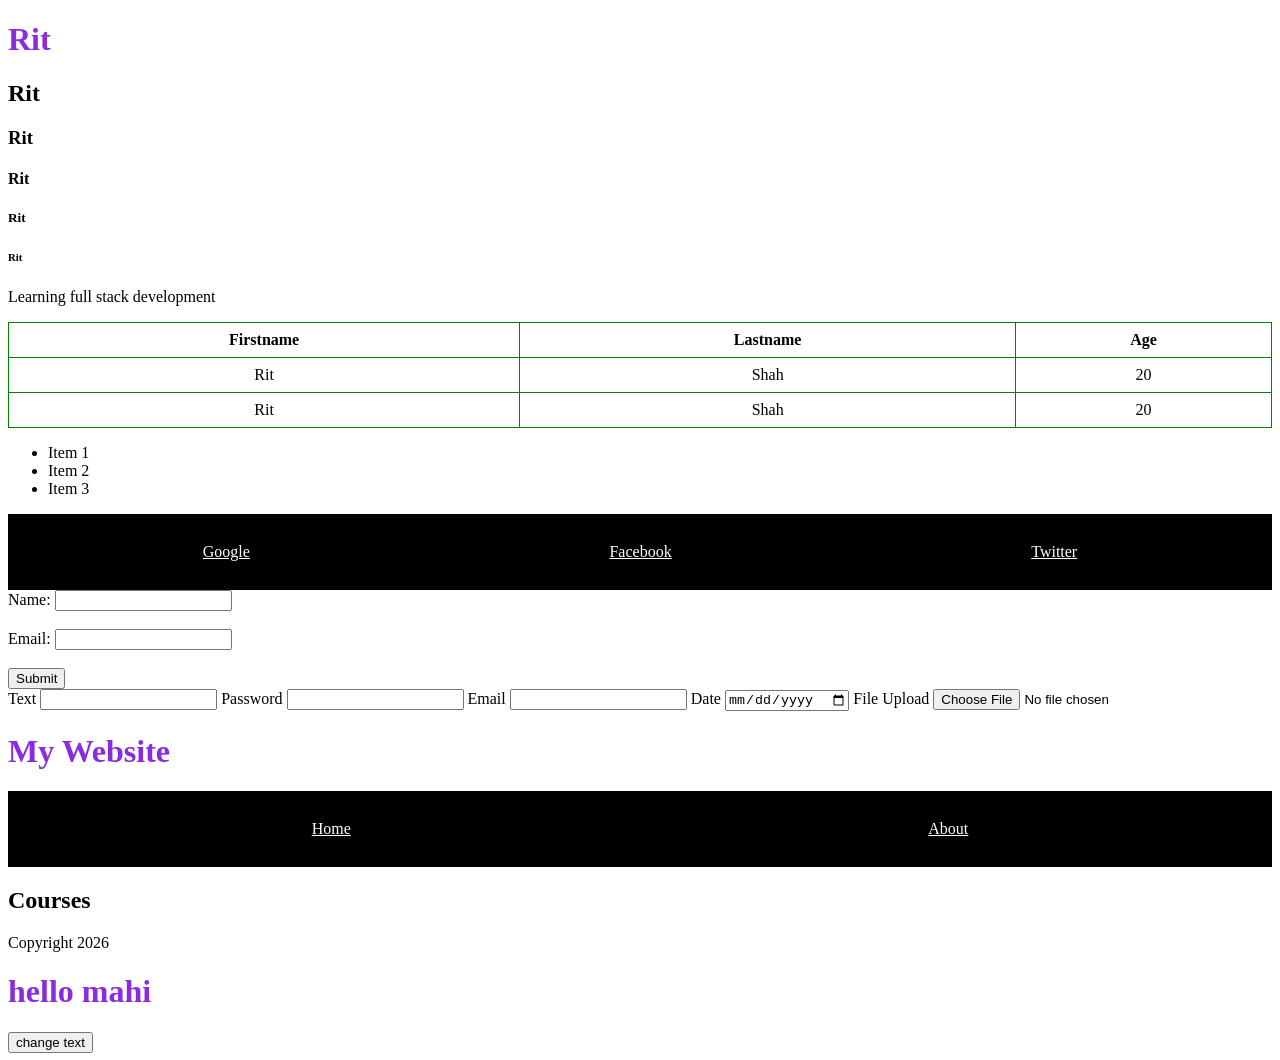
<file: day5/index.html>
<!DOCTYPE html>
<html lang="en">
<head>
    <meta charset="UTF-8">
    <meta name="viewport" content="width=device-width, initial-scale=1.0">
    <link rel="stylesheet" href="style.css">
    <title>rit</title>
</head>
<body>
    <h1>Rit</h1>
    <h2>Rit</h2>
    <h3>Rit</h3>
    <h4>Rit</h4>
    <h5>Rit</h5>
    <H6>Rit</H6>
    <p>Learning full stack development</p>
    <table border="1">
        <tr>
            <th>Firstname</th>
            <th>Lastname</th>
            <th>Age</th>
        </tr>
        <tr>
            <td>Rit</td>
            <td>Shah</td>
            <td>20</td>
        </tr>
        <tr>
            <td>Rit</td>
            <td>Shah</td>
            <td>20</td>
        </tr>
    </table>
    <ul>
        <li>Item 1</li>
        <li>Item 2</li>
        <li>Item 3</li>
    </ul>
    <nav>
        <a href="https://www.google.com">Google</a>
        <a href="https://www.facebook.com">Facebook</a>
        <a href="https://www.twitter.com">Twitter</a>
    </nav>


    <form action="/submit" method="post">
        <label for="name">Name:</label>
        <input type="text" id="name" name="name" required><br><br>
        <label for="email">Email:</label>
        <input type="email" id="email" name="email" required><br><br>
        <input type="submit" value="Submit">
    </form>


    <div >Text
<input type="text">
Password
<input type="password">
Email
<input type="email">
Date
<input type="date">
File Upload
<input type="file"></div>


<div>
<header><h1>My Website</h1></header>

<nav>
<a href="#">Home</a>
<a href="#">About</a>
</nav>

<section>
<h2>Courses</h2>
</section>

<footer>
Copyright 2026
</footer>

</div>

<h1 id="title">hello mahi </h1>
<button id="btn">change text</button>

</body>
</html>
</file>
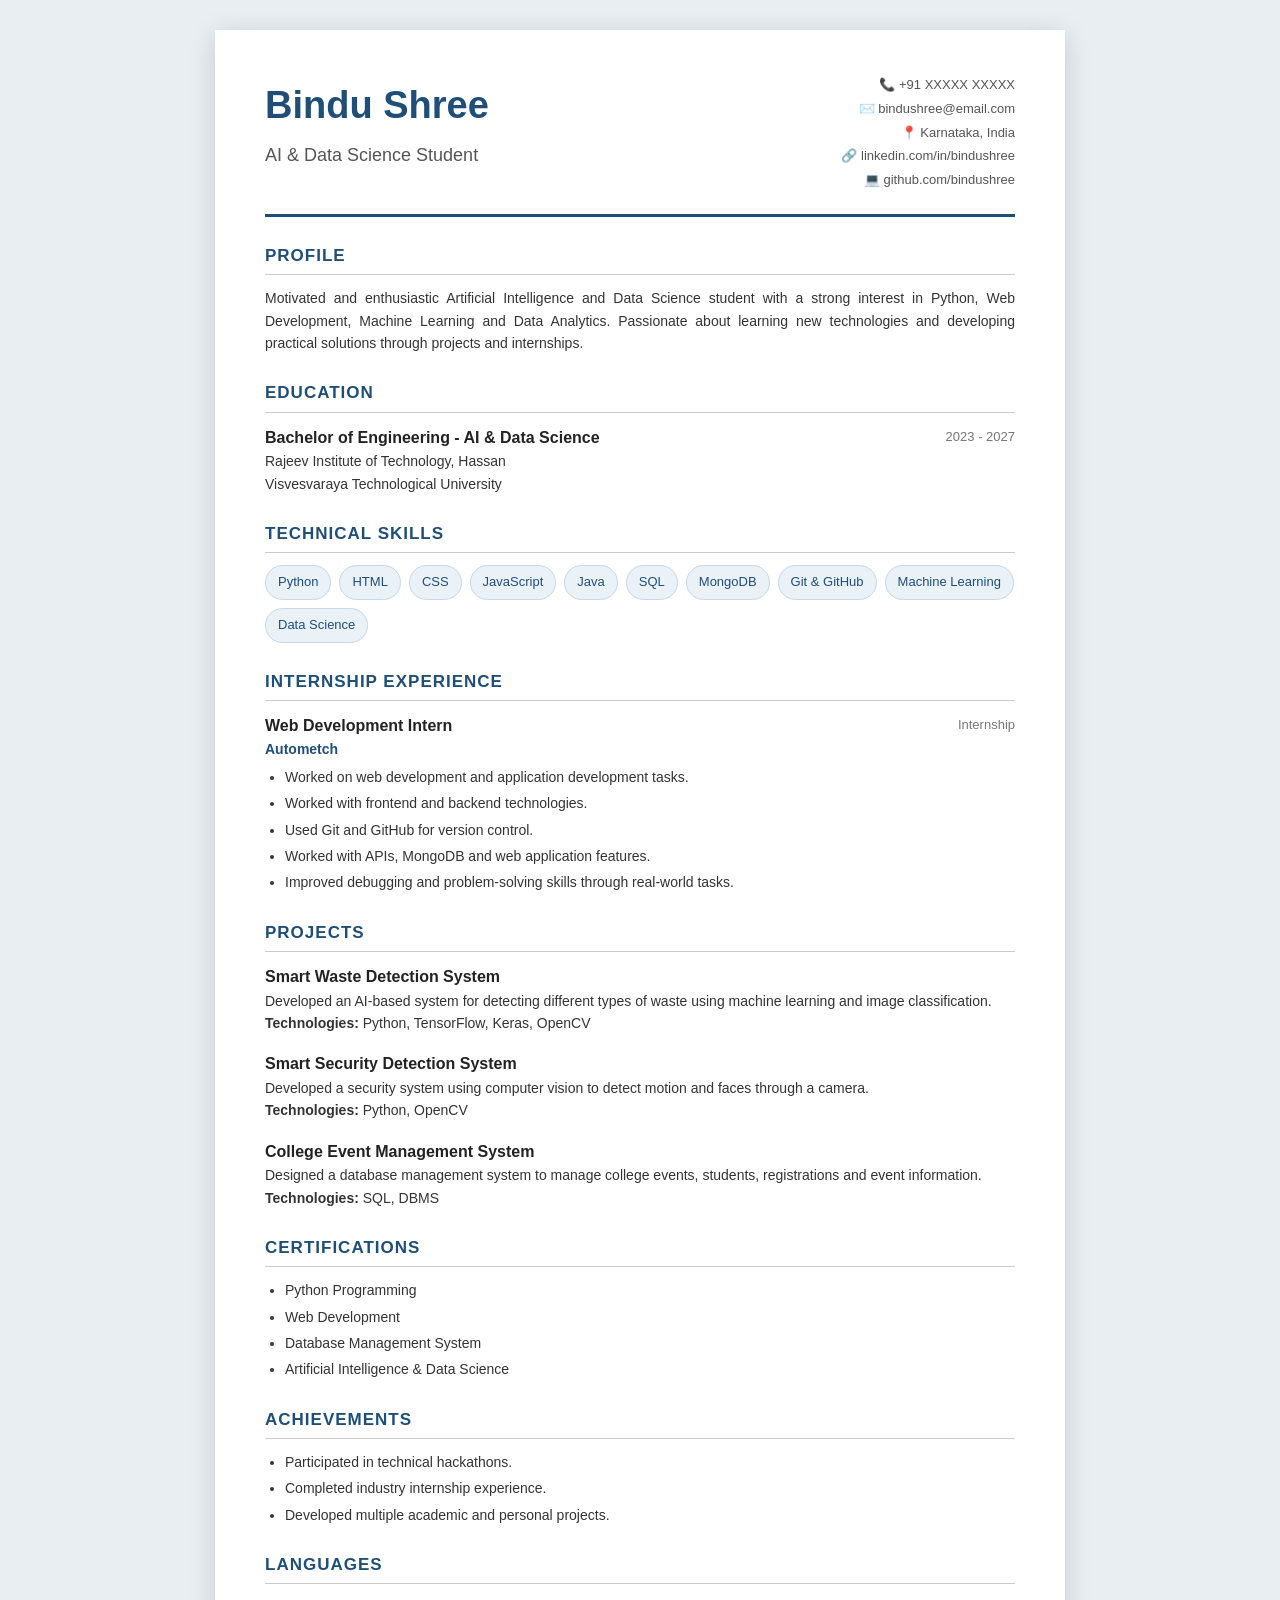
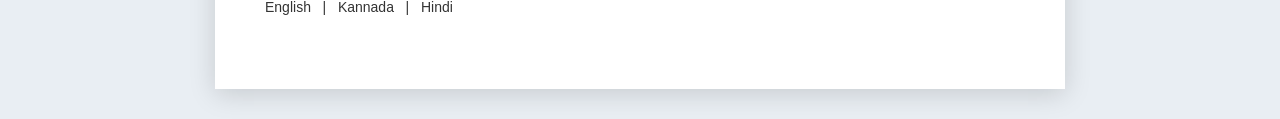
<file: My Resume/index.html>
<!DOCTYPE html>
<html lang="en">
<head>
    <meta charset="UTF-8">
    <meta name="viewport" content="width=device-width, initial-scale=1.0">
    <title>Bindu Shree - Resume</title>

    <link rel="stylesheet" href="style.css">
</head>

<body>

    <div class="resume">

        <!-- Header -->
        <header>
            <div>
                <h1>Bindu Shree</h1>
                <h2>AI & Data Science Student</h2>
            </div>

            <div class="contact">
                <p>📞 +91 XXXXX XXXXX</p>
                <p>✉️ bindushree@email.com</p>
                <p>📍 Karnataka, India</p>
                <p>🔗 linkedin.com/in/bindushree</p>
                <p>💻 github.com/bindushree</p>
            </div>
        </header>

        <!-- Profile -->
        <section>
            <h3>PROFILE</h3>
            <p>
                Motivated and enthusiastic Artificial Intelligence and Data Science
                student with a strong interest in Python, Web Development,
                Machine Learning and Data Analytics. Passionate about learning
                new technologies and developing practical solutions through
                projects and internships.
            </p>
        </section>

        <!-- Education -->
        <section>
            <h3>EDUCATION</h3>

            <div class="item">
                <div class="item-heading">
                    <h4>Bachelor of Engineering - AI & Data Science</h4>
                    <span>2023 - 2027</span>
                </div>

                <p>
                    Rajeev Institute of Technology, Hassan
                </p>

                <p>
                    Visvesvaraya Technological University
                </p>
            </div>
        </section>

        <!-- Skills -->
        <section>
            <h3>TECHNICAL SKILLS</h3>

            <div class="skills">
                <span>Python</span>
                <span>HTML</span>
                <span>CSS</span>
                <span>JavaScript</span>
                <span>Java</span>
                <span>SQL</span>
                <span>MongoDB</span>
                <span>Git & GitHub</span>
                <span>Machine Learning</span>
                <span>Data Science</span>
            </div>
        </section>

        <!-- Internship -->
        <section>
            <h3>INTERNSHIP EXPERIENCE</h3>

            <div class="item">
                <div class="item-heading">
                    <h4>Web Development Intern</h4>
                    <span>Internship</span>
                </div>

                <p class="company">Autometch</p>

                <ul>
                    <li>Worked on web development and application development tasks.</li>
                    <li>Worked with frontend and backend technologies.</li>
                    <li>Used Git and GitHub for version control.</li>
                    <li>Worked with APIs, MongoDB and web application features.</li>
                    <li>Improved debugging and problem-solving skills through real-world tasks.</li>
                </ul>
            </div>
        </section>

        <!-- Projects -->
        <section>
            <h3>PROJECTS</h3>

            <div class="item">
                <h4>Smart Waste Detection System</h4>
                <p>
                    Developed an AI-based system for detecting different types
                    of waste using machine learning and image classification.
                </p>
                <p><strong>Technologies:</strong> Python, TensorFlow, Keras, OpenCV</p>
            </div>

            <div class="item">
                <h4>Smart Security Detection System</h4>
                <p>
                    Developed a security system using computer vision to detect
                    motion and faces through a camera.
                </p>
                <p><strong>Technologies:</strong> Python, OpenCV</p>
            </div>

            <div class="item">
                <h4>College Event Management System</h4>
                <p>
                    Designed a database management system to manage college
                    events, students, registrations and event information.
                </p>
                <p><strong>Technologies:</strong> SQL, DBMS</p>
            </div>
        </section>

        <!-- Certifications -->
        <section>
            <h3>CERTIFICATIONS</h3>

            <ul>
                <li>Python Programming</li>
                <li>Web Development</li>
                <li>Database Management System</li>
                <li>Artificial Intelligence & Data Science</li>
            </ul>
        </section>

        <!-- Achievements -->
        <section>
            <h3>ACHIEVEMENTS</h3>

            <ul>
                <li>Participated in technical hackathons.</li>
                <li>Completed industry internship experience.</li>
                <li>Developed multiple academic and personal projects.</li>
            </ul>
        </section>

        <!-- Languages -->
        <section>
            <h3>LANGUAGES</h3>

            <p>
                English &nbsp; | &nbsp;
                Kannada &nbsp; | &nbsp;
                Hindi
            </p>
        </section>

    </div>

</body>
</html>
</file>
<file: day5/style.css>
h1{
    color:blueviolet;
}

table{
    width: 100%;
    border-collapse:collapse ;
}

th,td{
    border:1px solid green;
    padding:8px;
    text-align:center;
}

nav{
    display:flex;
    justify-content:space-around;
    background-color:black;
    padding:15px;
}

nav a{
    color:white;
    text-decoration:name;
    padding:14px 20px;
    display:black;
}

nav a:hover{
    background-color:gray
}

@media (max-width: 600px){
    nav{ 
        flex-direction:column;
        align-items:center;
        gap:10px;
    }

    nav a{
        margin-bottom:10px;
    }
}
</file>
<file: My Resume/style.css>
* {
    margin: 0;
    padding: 0;
    box-sizing: border-box;
}

body {
    font-family: Arial, Helvetica, sans-serif;
    background: #e9eef3;
    color: #333;
    line-height: 1.6;
}

.resume {
    width: 850px;
    max-width: 95%;
    margin: 30px auto;
    background: white;
    padding: 45px 50px;
    box-shadow: 0 5px 25px rgba(0, 0, 0, 0.15);
}

/* Header */

header {
    display: flex;
    justify-content: space-between;
    align-items: flex-start;
    border-bottom: 3px solid #1f4e79;
    padding-bottom: 20px;
    margin-bottom: 25px;
}

header h1 {
    font-size: 38px;
    color: #1f4e79;
    margin-bottom: 5px;
}

header h2 {
    font-size: 18px;
    font-weight: normal;
    color: #555;
}

.contact {
    text-align: right;
    font-size: 13px;
    color: #555;
}

.contact p {
    margin-bottom: 3px;
}

/* Sections */

section {
    margin-bottom: 25px;
}

section h3 {
    font-size: 17px;
    color: #1f4e79;
    border-bottom: 1px solid #ccc;
    padding-bottom: 5px;
    margin-bottom: 12px;
    letter-spacing: 1px;
}

section p {
    font-size: 14px;
    text-align: justify;
}

/* Items */

.item {
    margin-bottom: 17px;
}

.item-heading {
    display: flex;
    justify-content: space-between;
    align-items: center;
}

.item-heading h4,
.item h4 {
    font-size: 16px;
    color: #222;
}

.item-heading span {
    font-size: 13px;
    color: #777;
}

.company {
    color: #1f4e79 !important;
    font-weight: bold;
    margin-bottom: 5px;
}

/* Lists */

ul {
    padding-left: 20px;
    margin-top: 5px;
}

li {
    font-size: 14px;
    margin-bottom: 4px;
}

/* Skills */

.skills {
    display: flex;
    flex-wrap: wrap;
    gap: 8px;
}

.skills span {
    background: #eaf2f8;
    color: #1f4e79;
    border: 1px solid #c5d8e8;
    padding: 6px 12px;
    border-radius: 20px;
    font-size: 13px;
}

/* Hover Effect */

.skills span:hover {
    background: #1f4e79;
    color: white;
    cursor: pointer;
    transition: 0.3s;
}

/* Mobile Responsive */

@media (max-width: 700px) {

    .resume {
        width: 95%;
        padding: 30px 25px;
        margin: 15px auto;
    }

    header {
        flex-direction: column;
    }

    header h1 {
        font-size: 30px;
    }

    .contact {
        text-align: left;
        margin-top: 15px;
    }

    .item-heading {
        flex-direction: column;
        align-items: flex-start;
    }

    .item-heading span {
        margin-top: 3px;
    }
}

/* Print / PDF */

@media print {

    body {
        background: white;
    }

    .resume {
        width: 100%;
        max-width: 100%;
        margin: 0;
        padding: 30px;
        box-shadow: none;
    }

    .skills span:hover {
        background: #eaf2f8;
        color: #1f4e79;
    }
}
</file>
